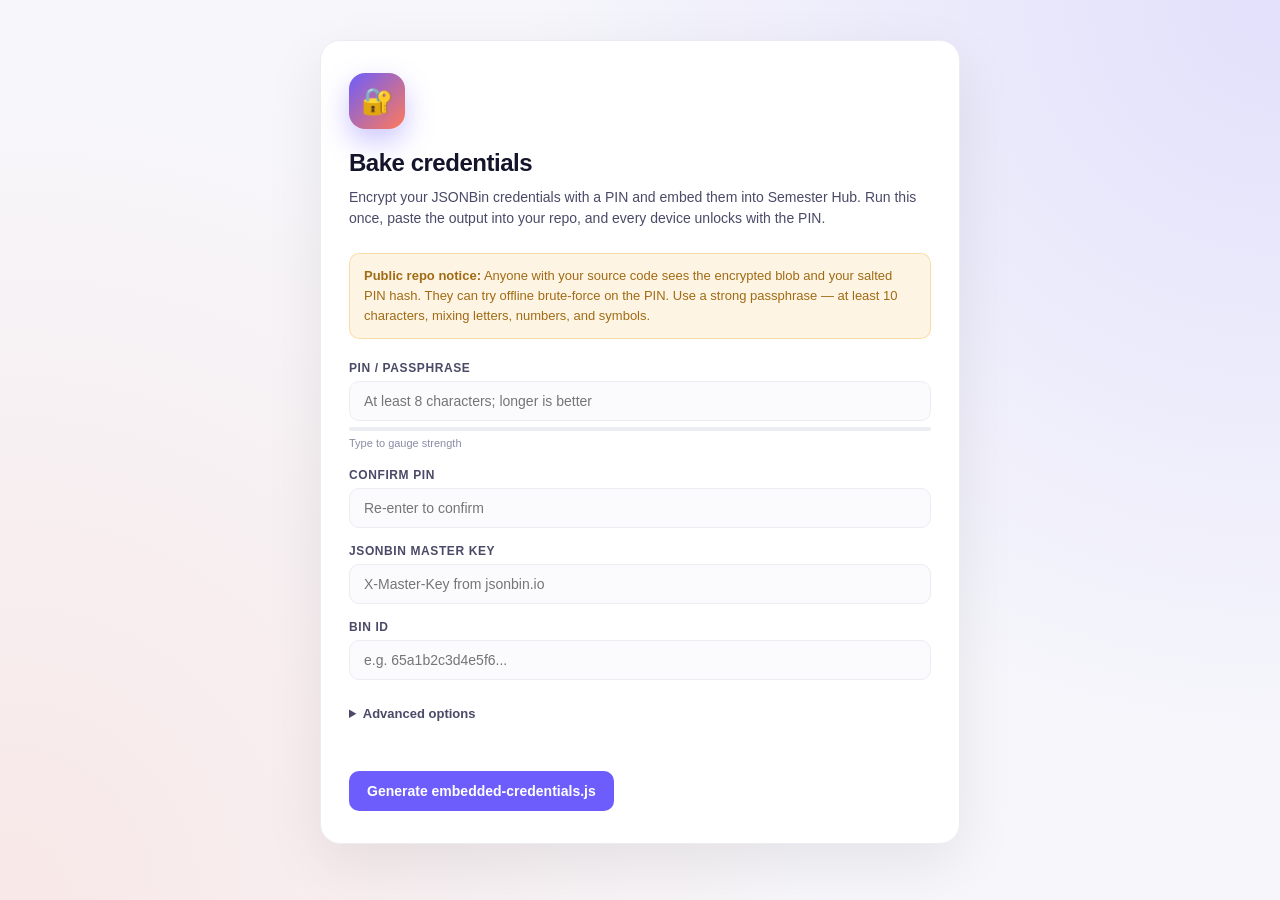
<file: bake-credentials.html>
<!DOCTYPE html>
<html lang="en">
<head>
<meta charset="UTF-8" />
<meta name="viewport" content="width=device-width, initial-scale=1.0" />
<title>Bake credentials — Semester Hub</title>
<style>
  :root {
    --bg: #f7f7fb; --panel: #fff; --panel-2: #fbfbfd;
    --ink: #14142b; --ink-soft: #4a4a68; --muted: #8b8ba7;
    --line: #ececf3; --line-strong: #d9d9e3;
    --primary: #6d5dfc; --accent: #ff7a59;
    --success: #29c293; --warn: #f5a524; --danger: #ef4565;
  }
  * { box-sizing: border-box; }
  body {
    margin: 0; padding: 40px 20px; min-height: 100vh;
    font-family: -apple-system, BlinkMacSystemFont, "Segoe UI", Inter, Roboto, Arial, sans-serif;
    background: radial-gradient(circle at top right, rgba(109,93,252,.15), transparent 50%),
                radial-gradient(circle at bottom left, rgba(255,122,89,.12), transparent 55%),
                var(--bg);
    color: var(--ink); line-height: 1.5;
  }
  .wrap { max-width: 640px; margin: 0 auto; }
  .card {
    background: var(--panel); border: 1px solid var(--line);
    border-radius: 20px; padding: 32px 28px;
    box-shadow: 0 20px 60px rgba(0,0,0,.08);
  }
  .logo {
    width: 56px; height: 56px; border-radius: 16px;
    background: linear-gradient(135deg, var(--primary), var(--accent));
    color: white; display: grid; place-items: center;
    font-size: 26px; margin-bottom: 16px;
    box-shadow: 0 12px 28px rgba(109,93,252,.35);
  }
  h1 { margin: 0 0 6px; font-size: 24px; letter-spacing: -.02em; }
  .sub { color: var(--ink-soft); margin: 0 0 24px; font-size: 14px; }
  .warn {
    background: rgba(245,165,36,.12); border: 1px solid rgba(245,165,36,.3);
    color: #a06b14; border-radius: 10px;
    padding: 12px 14px; font-size: 13px; line-height: 1.55;
    margin-bottom: 20px;
  }
  label {
    display: block; font-size: 12px; font-weight: 600;
    color: var(--ink-soft); margin-bottom: 4px;
    text-transform: uppercase; letter-spacing: .05em;
  }
  input, textarea {
    width: 100%; padding: 11px 14px; font-size: 14px;
    background: var(--panel-2); border: 1px solid var(--line);
    border-radius: 10px; color: var(--ink);
    font-family: inherit; transition: border-color .12s;
  }
  input:focus, textarea:focus { outline: none; border-color: var(--primary); background: var(--panel); }
  .field { margin-bottom: 14px; }
  .strength {
    height: 4px; background: var(--line); border-radius: 99px; overflow: hidden;
    margin-top: 6px;
  }
  .strength > div { height: 100%; width: 0%; background: var(--danger); transition: width .25s, background .25s; }
  .strength-label { font-size: 11px; color: var(--muted); margin-top: 4px; font-weight: 500; }
  button {
    padding: 12px 18px; border-radius: 10px; font-size: 14px; font-weight: 600;
    background: var(--primary); color: white; border: none;
    cursor: pointer; transition: background .15s;
    font-family: inherit;
  }
  button:hover { background: #5a4af0; }
  button.secondary {
    background: var(--panel-2); color: var(--ink); border: 1px solid var(--line);
  }
  button.secondary:hover { background: var(--primary); color: white; border-color: var(--primary); }
  button:disabled { opacity: .5; cursor: not-allowed; }
  .row { display: flex; gap: 10px; flex-wrap: wrap; }
  .output {
    margin-top: 24px; padding-top: 24px;
    border-top: 1px solid var(--line);
  }
  .output.hidden { display: none; }
  textarea {
    font-family: ui-monospace, "SF Mono", Menlo, Consolas, monospace;
    font-size: 12px; line-height: 1.55;
    min-height: 220px; resize: vertical;
  }
  .err { color: var(--danger); font-size: 13px; min-height: 18px; margin-top: 8px; font-weight: 500; }
  .ok { color: var(--success); font-size: 13px; min-height: 18px; margin-top: 8px; font-weight: 600; }
  ol li { margin-bottom: 6px; font-size: 13px; }
  code { background: var(--panel-2); padding: 2px 6px; border-radius: 4px; font-family: ui-monospace, Menlo, monospace; font-size: 12px; }
  details { margin-top: 18px; }
  summary { cursor: pointer; font-size: 13px; color: var(--ink-soft); font-weight: 600; padding: 6px 0; }
  details[open] summary { color: var(--primary); }
  .field-grid { display: grid; grid-template-columns: 1fr 1fr; gap: 14px; }
  @media (max-width: 560px) { .field-grid { grid-template-columns: 1fr; } }
</style>
</head>
<body>
<div class="wrap">
  <div class="card">
    <div class="logo">🔐</div>
    <h1>Bake credentials</h1>
    <p class="sub">Encrypt your JSONBin credentials with a PIN and embed them into Semester Hub. Run this once, paste the output into your repo, and every device unlocks with the PIN.</p>

    <div class="warn">
      <strong>Public repo notice:</strong> Anyone with your source code sees the encrypted blob and your salted PIN hash. They can try offline brute-force on the PIN. Use a strong passphrase — at least 10 characters, mixing letters, numbers, and symbols.
    </div>

    <div class="field">
      <label>PIN / passphrase</label>
      <input id="pin" type="password" autocomplete="new-password" placeholder="At least 8 characters; longer is better" />
      <div class="strength"><div id="strength-bar"></div></div>
      <div class="strength-label" id="strength-label">Type to gauge strength</div>
    </div>

    <div class="field">
      <label>Confirm PIN</label>
      <input id="pin2" type="password" autocomplete="new-password" placeholder="Re-enter to confirm" />
    </div>

    <div class="field">
      <label>JSONBin Master Key</label>
      <input id="key" type="password" autocomplete="off" placeholder="X-Master-Key from jsonbin.io" />
    </div>

    <div class="field">
      <label>Bin ID</label>
      <input id="bin" autocomplete="off" placeholder="e.g. 65a1b2c3d4e5f6..." />
    </div>

    <details>
      <summary>Advanced options</summary>
      <div class="field" style="margin-top: 12px;">
        <label>PBKDF2 iterations (higher = slower brute force, slower login)</label>
        <input id="iter" type="number" min="100000" max="2000000" step="50000" value="250000" />
      </div>
    </details>

    <div class="err" id="err"></div>

    <div class="row" style="margin-top: 16px;">
      <button id="bake">Generate embedded-credentials.js</button>
    </div>

    <div class="output hidden" id="output">
      <h3 style="margin: 0 0 8px;">Done — copy or download the file</h3>
      <p class="sub" style="margin: 0 0 12px;">Save this as <code>scripts/embedded-credentials.js</code> in your project, commit, and push.</p>
      <textarea readonly id="code"></textarea>
      <div class="ok" id="ok-msg"></div>
      <div class="row" style="margin-top: 10px;">
        <button id="copy">Copy to clipboard</button>
        <button id="download" class="secondary">Download as file</button>
      </div>

      <h4 style="margin: 24px 0 8px; font-size: 14px;">Next steps</h4>
      <ol>
        <li>Save the file as <code>scripts/embedded-credentials.js</code> in your project folder.</li>
        <li>Open <code>index.html</code> and confirm this line exists right before <code>scripts/security.js</code>:<br><code>&lt;script src="scripts/embedded-credentials.js"&gt;&lt;/script&gt;</code></li>
        <li>Commit and push to GitHub.</li>
        <li>Open the deployed site — the lock screen appears immediately. Enter your PIN.</li>
      </ol>
      <p class="sub" style="margin-top: 18px; font-size: 12px;">
        To change the PIN or credentials later, re-run this page with the new values and replace <code>scripts/embedded-credentials.js</code>.
      </p>
    </div>
  </div>
</div>

<script>
function randomBytes(n) { const a = new Uint8Array(n); crypto.getRandomValues(a); return a; }
function toB64(buf) {
  const u8 = buf instanceof Uint8Array ? buf : new Uint8Array(buf);
  let s = ''; for (const b of u8) s += String.fromCharCode(b);
  return btoa(s);
}
async function pbkdf2Bits(pin, salt, iterations, bits = 256) {
  const km = await crypto.subtle.importKey('raw', new TextEncoder().encode(pin), { name: 'PBKDF2' }, false, ['deriveBits']);
  const buf = await crypto.subtle.deriveBits({ name: 'PBKDF2', salt, iterations, hash: 'SHA-256' }, km, bits);
  return new Uint8Array(buf);
}
async function deriveAesKey(pin, salt, iterations) {
  const km = await crypto.subtle.importKey('raw', new TextEncoder().encode(pin), { name: 'PBKDF2' }, false, ['deriveKey']);
  return crypto.subtle.deriveKey({ name: 'PBKDF2', salt, iterations, hash: 'SHA-256' }, km, { name: 'AES-GCM', length: 256 }, false, ['encrypt']);
}

/* Strength meter */
function scorePin(pin) {
  if (!pin) return { score: 0, label: 'Type to gauge strength', color: 'var(--danger)' };
  let score = 0;
  if (pin.length >= 4) score += 10;
  if (pin.length >= 8) score += 20;
  if (pin.length >= 12) score += 25;
  if (pin.length >= 16) score += 15;
  if (/[a-z]/.test(pin)) score += 5;
  if (/[A-Z]/.test(pin)) score += 10;
  if (/[0-9]/.test(pin)) score += 10;
  if (/[^a-zA-Z0-9]/.test(pin)) score += 15;
  let label, color;
  if (score < 30) { label = 'Weak — easy to brute force'; color = 'var(--danger)'; }
  else if (score < 55) { label = 'OK — fine for private repos, risky for public'; color = 'var(--warn)'; }
  else if (score < 80) { label = 'Strong'; color = 'var(--success)'; }
  else { label = 'Very strong'; color = 'var(--success)'; }
  return { score: Math.min(100, score), label, color };
}
document.getElementById('pin').addEventListener('input', (e) => {
  const r = scorePin(e.target.value);
  const bar = document.getElementById('strength-bar');
  bar.style.width = r.score + '%';
  bar.style.background = r.color;
  document.getElementById('strength-label').textContent = r.label;
  document.getElementById('strength-label').style.color = r.color;
});

async function bake() {
  const err = document.getElementById('err');
  err.textContent = '';
  const pin = document.getElementById('pin').value;
  const pin2 = document.getElementById('pin2').value;
  const key = document.getElementById('key').value.trim();
  const bin = document.getElementById('bin').value.trim();
  const iter = Math.max(100000, Math.min(2000000, Number(document.getElementById('iter').value) || 250000));

  if (pin.length < 4) { err.textContent = 'PIN must be at least 4 characters (8+ recommended for public deploys).'; return; }
  if (pin !== pin2) { err.textContent = 'PINs do not match.'; return; }
  if (!key) { err.textContent = 'Master Key required.'; return; }
  if (!bin) { err.textContent = 'Bin ID required.'; return; }

  const bakeBtn = document.getElementById('bake');
  bakeBtn.disabled = true; bakeBtn.textContent = 'Generating…';

  try {
    const pinSalt = randomBytes(16);
    const encSalt = randomBytes(16);
    const pinHash = await pbkdf2Bits(pin, pinSalt, iter);
    const aesKey = await deriveAesKey(pin, encSalt, iter);
    const iv = randomBytes(12);
    const ct = await crypto.subtle.encrypt({ name: 'AES-GCM', iv }, aesKey,
      new TextEncoder().encode(JSON.stringify({ masterKey: key, binId: bin })));

    const content = `// ============================================================
// embedded-credentials.js — Auto-generated. DO NOT EDIT.
// Bake date: ${new Date().toISOString()}
//
// Your JSONBin credentials encrypted with AES-256-GCM.
// Key derived from your PIN via PBKDF2-SHA256 (${iter} iterations, 128-bit salt).
// PIN hash uses a separate salt + PBKDF2 of the same iteration count.
//
// Anyone with this file sees only ciphertext. Without your PIN, the
// credentials cannot be decrypted. Choose a strong PIN.
// ============================================================
window.EMBEDDED_CREDS = {
  pinSalt:   "${toB64(pinSalt)}",
  pinHash:   "${toB64(pinHash)}",
  encSalt:   "${toB64(encSalt)}",
  encrypted: { iv: "${toB64(iv)}", ct: "${toB64(ct)}" },
  iter:      ${iter},
  bakedAt:   ${Date.now()}
};
`;

    document.getElementById('code').value = content;
    document.getElementById('output').classList.remove('hidden');
    document.getElementById('ok-msg').textContent = 'Generated with ' + iter.toLocaleString() + ' PBKDF2 iterations.';
    // scroll to output
    document.getElementById('output').scrollIntoView({ behavior: 'smooth' });
  } catch (e) {
    err.textContent = 'Encryption failed: ' + e.message;
  } finally {
    bakeBtn.disabled = false; bakeBtn.textContent = 'Generate embedded-credentials.js';
  }
}

document.getElementById('bake').addEventListener('click', bake);
document.getElementById('copy').addEventListener('click', async () => {
  const ta = document.getElementById('code');
  try {
    await navigator.clipboard.writeText(ta.value);
    document.getElementById('ok-msg').textContent = 'Copied to clipboard.';
  } catch (e) {
    ta.select();
    document.execCommand('copy');
    document.getElementById('ok-msg').textContent = 'Copied (via fallback).';
  }
});
document.getElementById('download').addEventListener('click', () => {
  const blob = new Blob([document.getElementById('code').value], { type: 'application/javascript' });
  const a = document.createElement('a');
  a.href = URL.createObjectURL(blob);
  a.download = 'embedded-credentials.js';
  a.click();
});

// Enter to submit
[document.getElementById('pin'), document.getElementById('pin2'), document.getElementById('key'), document.getElementById('bin')]
  .forEach(i => i.addEventListener('keydown', (e) => { if (e.key === 'Enter') bake(); }));
</script>
</body>
</html>
</file>
